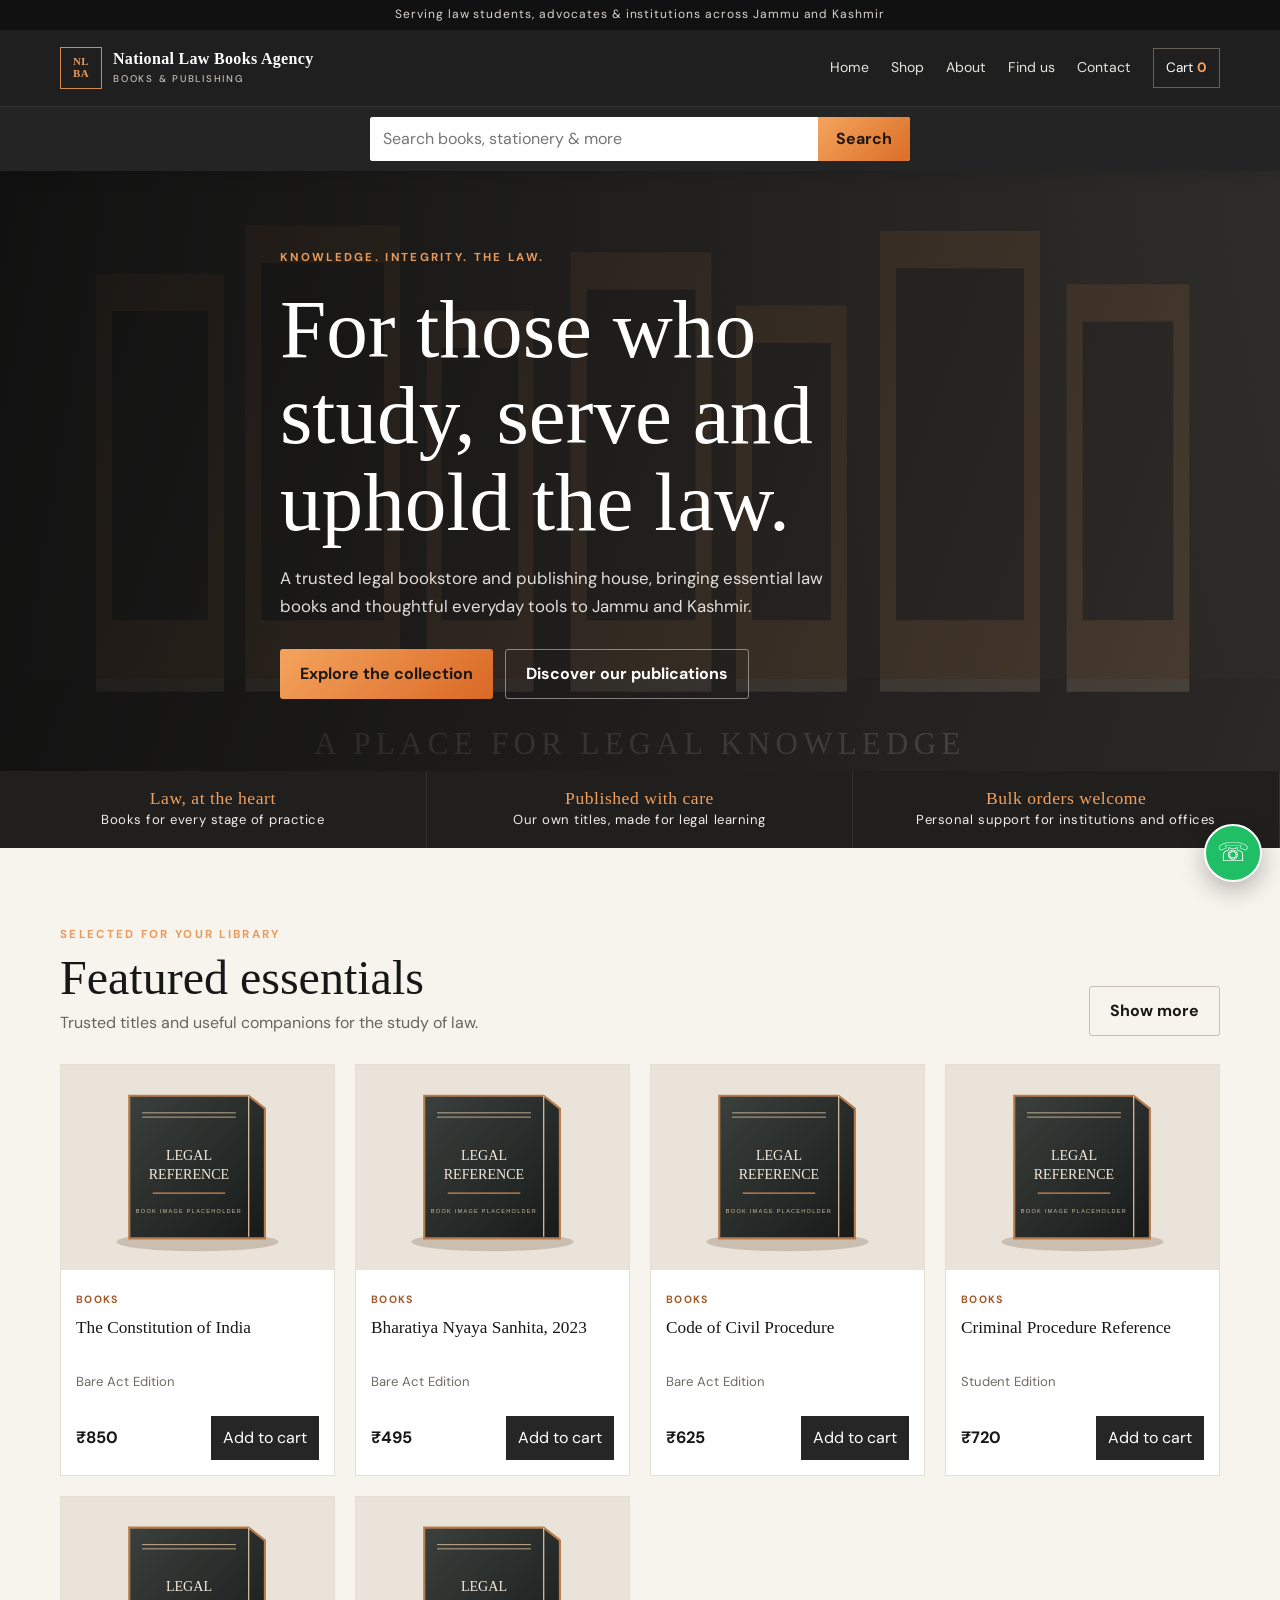
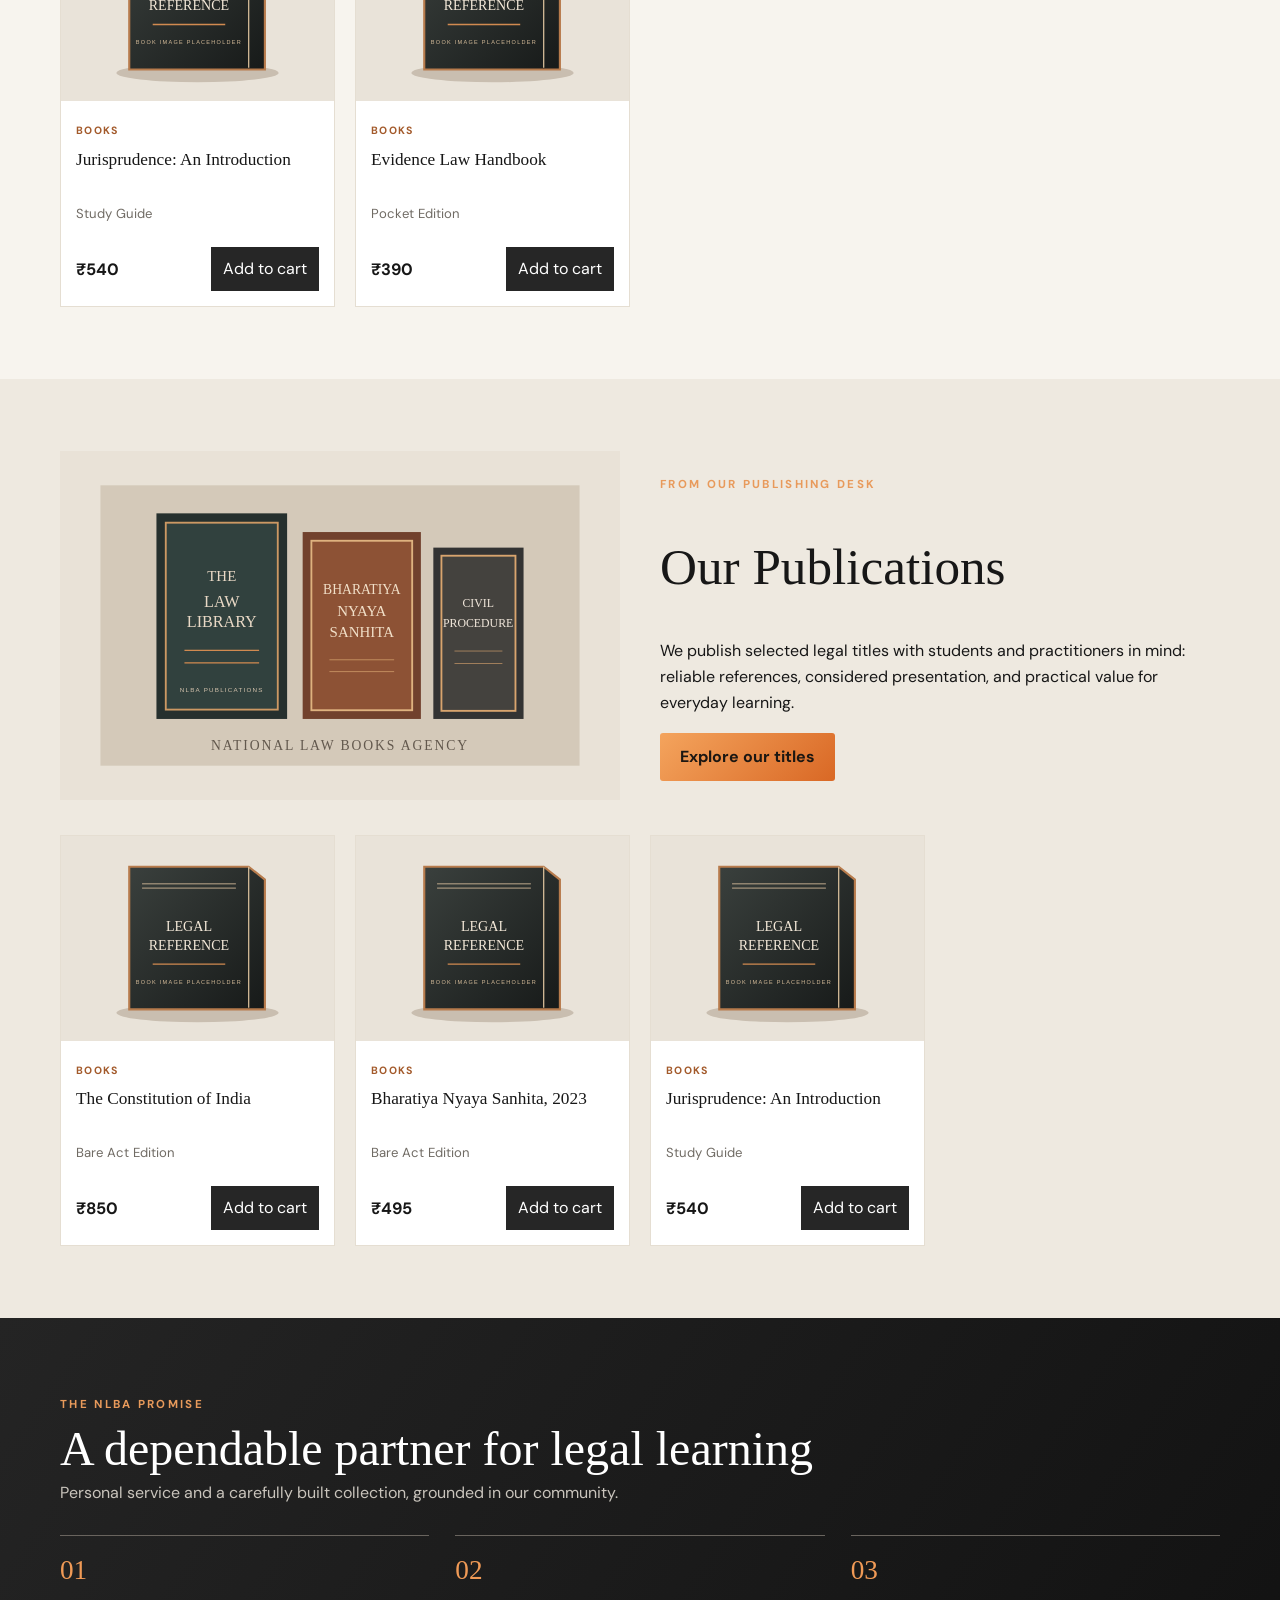
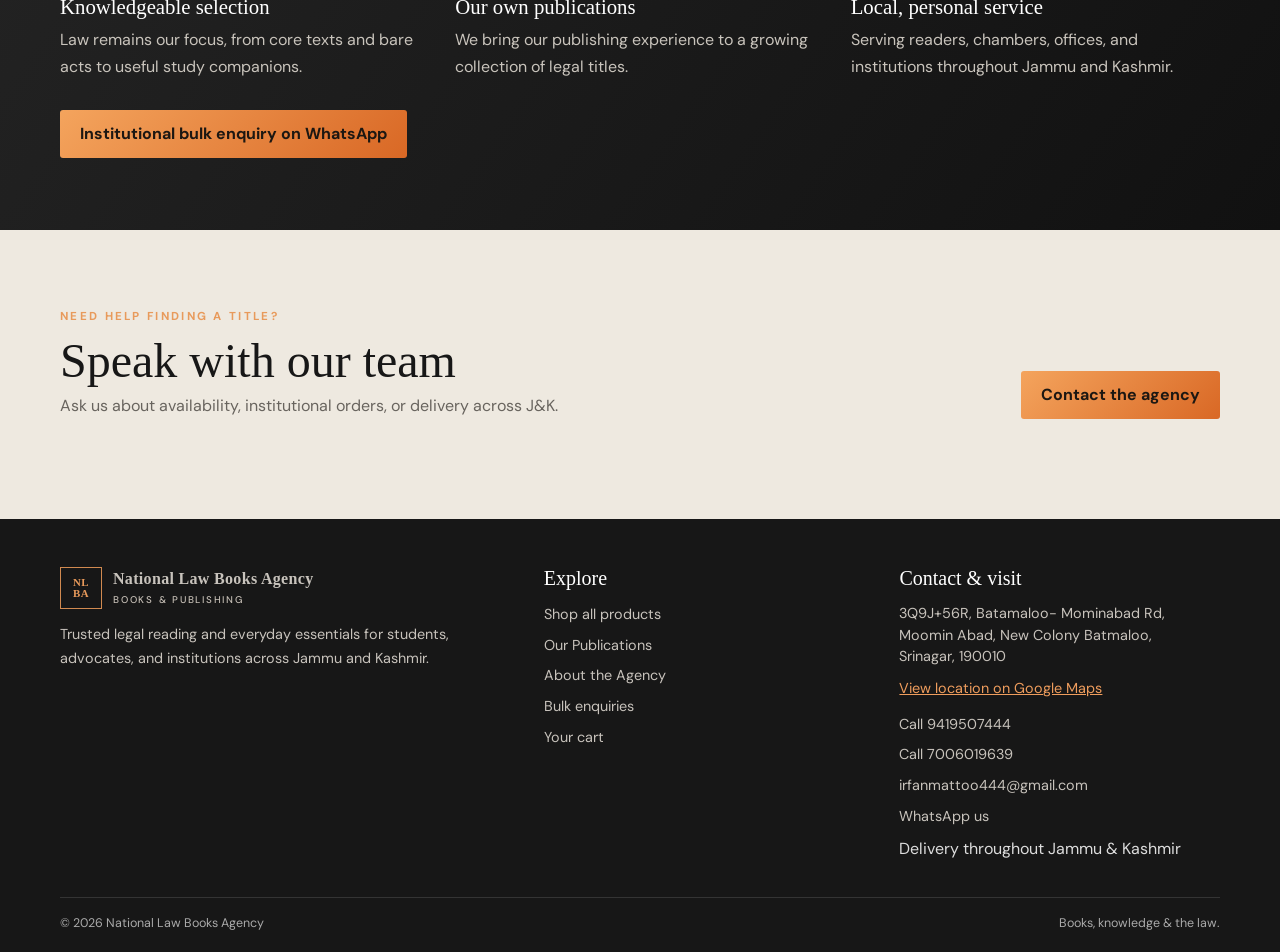
<file: index.html>
<!doctype html>
<html lang="en"><head><meta charset="utf-8"><meta name="viewport" content="width=device-width,initial-scale=1"><title>National Law Books Agency | Trusted Legal Books & Publishing</title><meta name="description" content="Explore trusted law books, our own legal publications, stationery and more from National Law Books Agency. Serving Jammu and Kashmir."><meta property="og:type" content="website"><meta property="og:title" content="National Law Books Agency | Trusted Legal Books"><meta property="og:description" content="A trusted legal bookstore and publishing house serving Jammu and Kashmir."><meta property="og:url" content="https://nationallawbooksagency.shop/"><meta property="og:image" content="https://nationallawbooksagency.shop/images/library-placeholder.svg"><link rel="icon" href="images/mark.svg" type="image/svg+xml"><link rel="preconnect" href="https://fonts.googleapis.com"><link rel="preconnect" href="https://fonts.gstatic.com" crossorigin><link href="https://fonts.googleapis.com/css2?family=DM+Sans:wght@400;500;600;700&display=swap" rel="stylesheet"><link rel="stylesheet" href="css/style.css?v=20261029-autocomplete2"><script defer src="js/products.js?v=20261029-catalog"></script><script defer src="js/main.js?v=20261029-search2"></script><script async src="https://pagead2.googlesyndication.com/pagead/js/adsbygoogle.js?client=ca-pub-3328785800716125" crossorigin="anonymous"></script></head>
<body><a class="skip-link" href="#main">Skip to content</a><header class="site-header"></header><main id="main"><section class="hero"><div class="container hero-content"><span class="eyebrow">Knowledge. Integrity. The law.</span><h1>For those who study, serve and uphold the law.</h1><p>A trusted legal bookstore and publishing house, bringing essential law books and thoughtful everyday tools to Jammu and Kashmir.</p><div class="hero-cta"><a class="button" href="shop.html">Explore the collection</a><a class="button secondary" href="#publications">Discover our publications</a></div></div></section><div class="trust-strip"><div><strong>Law, at the heart</strong>Books for every stage of practice</div><div><strong>Published with care</strong>Our own titles, made for legal learning</div><div><strong>Bulk orders welcome</strong>Personal support for institutions and offices</div></div><section class="section"><div class="container"><div class="section-head"><div><span class="eyebrow">Selected for your library</span><h2>Featured essentials</h2><p>Trusted titles and useful companions for the study of law.</p></div><a href="shop.html" class="button secondary">Show more</a></div><div class="product-grid" data-products="featured"></div></div></section><section class="section soft" id="publications"><div class="container publication-band"><img src="images/publications-placeholder.svg" alt="Placeholder illustration of a curated collection of National Law Books Agency publications" loading="lazy"><div><span class="eyebrow">From our publishing desk</span><h2>Our Publications</h2><p>We publish selected legal titles with students and practitioners in mind: reliable references, considered presentation, and practical value for everyday learning.</p><a class="button" href="shop.html?category=publications">Explore our titles</a></div></div><div class="container" style="margin-top:35px"><div class="product-grid" data-products="publications"></div></div></section><section class="section dark"><div class="container"><div class="section-head"><div><span class="eyebrow">The NLBA promise</span><h2>A dependable partner for legal learning</h2><p>Personal service and a carefully built collection, grounded in our community.</p></div></div><div class="benefit-grid"><article class="benefit"><span class="number">01</span><h3>Knowledgeable selection</h3><p>Law remains our focus, from core texts and bare acts to useful study companions.</p></article><article class="benefit"><span class="number">02</span><h3>Our own publications</h3><p>We bring our publishing experience to a growing collection of legal titles.</p></article><article class="benefit"><span class="number">03</span><h3>Local, personal service</h3><p>Serving readers, chambers, offices, and institutions throughout Jammu and Kashmir.</p></article></div><div style="margin-top:30px"><a class="button" data-bulk-enquiry href="#">Institutional bulk enquiry on WhatsApp</a></div></div></section><section class="section soft"><div class="container section-head"><div><span class="eyebrow">Need help finding a title?</span><h2>Speak with our team</h2><p>Ask us about availability, institutional orders, or delivery across J&amp;K.</p></div><a href="contact.html" class="button">Contact the agency</a></div></section></main><footer class="site-footer"></footer></body></html>
</file>
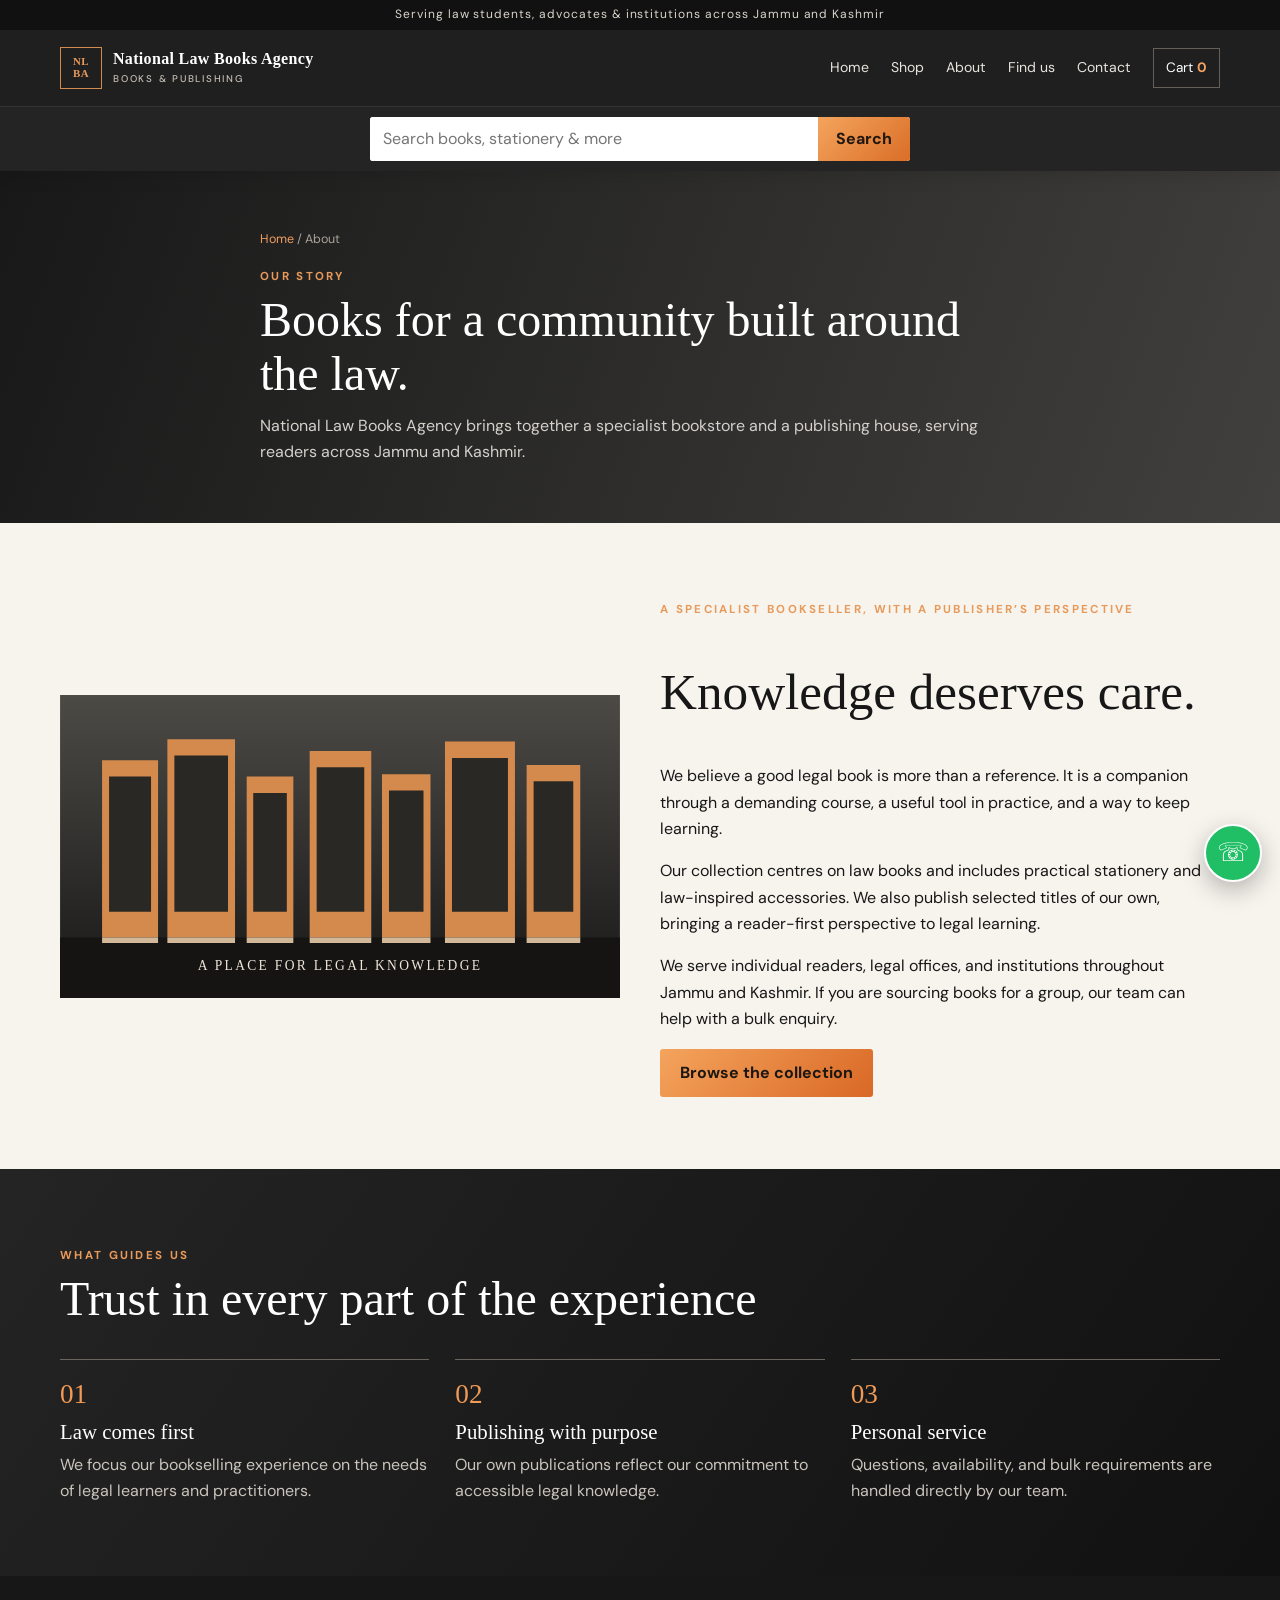
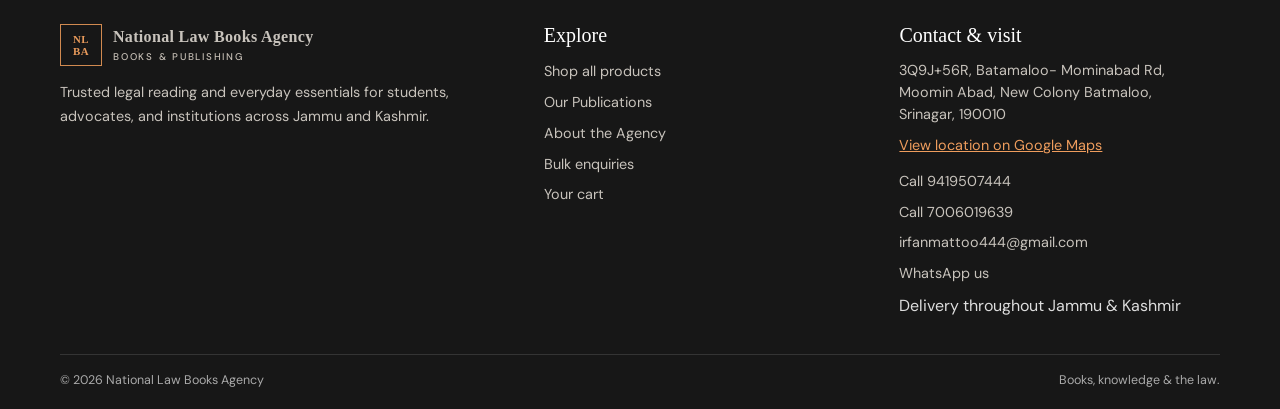
<file: about.html>
<!doctype html><html lang="en"><head><meta charset="utf-8"><meta name="viewport" content="width=device-width,initial-scale=1"><title>About Us | National Law Books Agency</title><meta name="description" content="Learn about National Law Books Agency, a trusted law bookstore and publisher serving students, advocates and institutions in Jammu and Kashmir."><meta property="og:type" content="website"><meta property="og:title" content="About Us | National Law Books Agency"><meta property="og:description" content="A law bookstore and publishing house rooted in service to the legal community of Jammu and Kashmir."><meta property="og:url" content="https://nationallawbooksagency.shop/about.html"><meta property="og:image" content="https://nationallawbooksagency.shop/images/publications-placeholder.svg"><link rel="icon" href="images/mark.svg" type="image/svg+xml"><link rel="preconnect" href="https://fonts.googleapis.com"><link rel="preconnect" href="https://fonts.gstatic.com" crossorigin><link href="https://fonts.googleapis.com/css2?family=DM+Sans:wght@400;500;600;700&display=swap" rel="stylesheet"><link rel="stylesheet" href="css/style.css?v=20261029-autocomplete2"><script defer src="js/products.js?v=20261029-catalog"></script><script defer src="js/main.js?v=20261029-search2"></script><script async src="https://pagead2.googlesyndication.com/pagead/js/adsbygoogle.js?client=ca-pub-3328785800716125" crossorigin="anonymous"></script></head><body><a class="skip-link" href="#main">Skip to content</a><header class="site-header"></header><main id="main"><section class="page-hero"><div class="container page-heading"><div class="breadcrumbs"><a href="index.html">Home</a> / About</div><span class="eyebrow">Our story</span><h1>Books for a community built around the law.</h1><p>National Law Books Agency brings together a specialist bookstore and a publishing house, serving readers across Jammu and Kashmir.</p></div></section><section class="section"><div class="container publication-band"><img src="images/library-placeholder.svg" alt="Illustrated law library shelves representing National Law Books Agency" loading="lazy"><div><span class="eyebrow">A specialist bookseller, with a publisher’s perspective</span><h2>Knowledge deserves care.</h2><p>We believe a good legal book is more than a reference. It is a companion through a demanding course, a useful tool in practice, and a way to keep learning.</p><p>Our collection centres on law books and includes practical stationery and law-inspired accessories. We also publish selected titles of our own, bringing a reader-first perspective to legal learning.</p><p>We serve individual readers, legal offices, and institutions throughout Jammu and Kashmir. If you are sourcing books for a group, our team can help with a bulk enquiry.</p><a class="button" href="shop.html">Browse the collection</a></div></div></section><section class="section dark"><div class="container"><div class="section-head"><div><span class="eyebrow">What guides us</span><h2>Trust in every part of the experience</h2></div></div><div class="benefit-grid"><article class="benefit"><span class="number">01</span><h3>Law comes first</h3><p>We focus our bookselling experience on the needs of legal learners and practitioners.</p></article><article class="benefit"><span class="number">02</span><h3>Publishing with purpose</h3><p>Our own publications reflect our commitment to accessible legal knowledge.</p></article><article class="benefit"><span class="number">03</span><h3>Personal service</h3><p>Questions, availability, and bulk requirements are handled directly by our team.</p></article></div></div></section></main><footer class="site-footer"></footer></body></html>
</file>
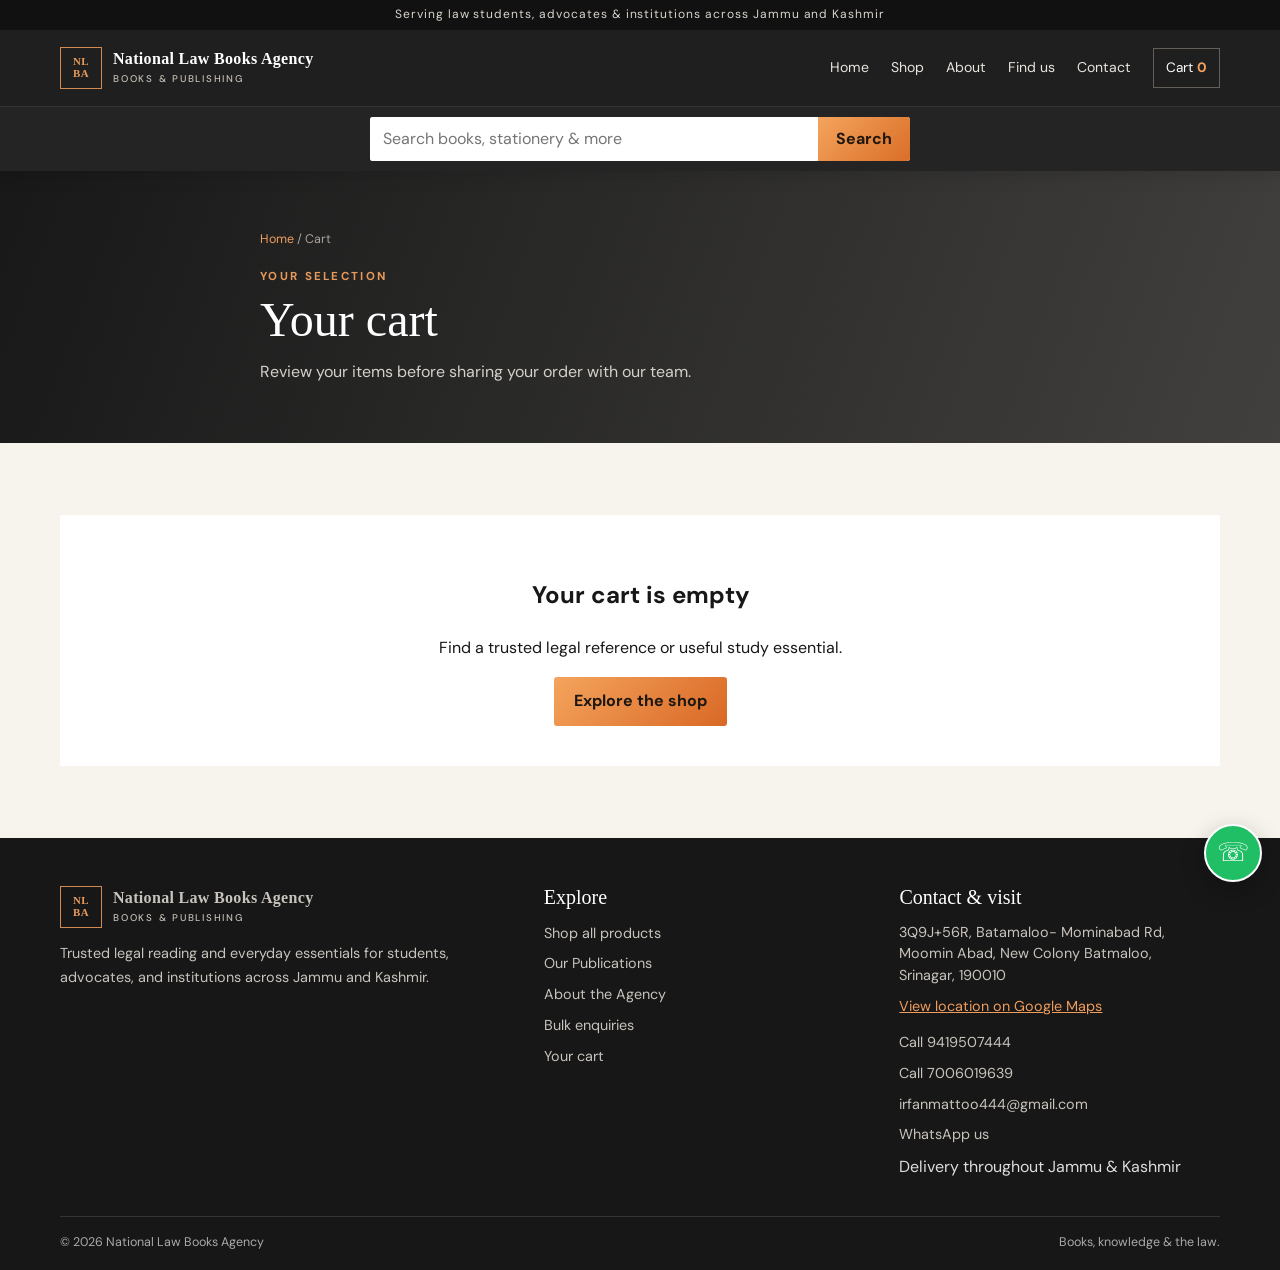
<file: cart.html>
<!doctype html><html lang="en"><head><meta charset="utf-8"><meta name="viewport" content="width=device-width,initial-scale=1"><title>Your Cart | National Law Books Agency</title><meta name="description" content="Review your National Law Books Agency cart and continue to checkout. Delivery throughout Jammu and Kashmir."><meta property="og:type" content="website"><meta property="og:title" content="Your Cart | National Law Books Agency"><meta property="og:description" content="Review the legal books and essentials in your cart."><meta property="og:url" content="https://nationallawbooksagency.shop/cart.html"><meta property="og:image" content="https://nationallawbooksagency.shop/images/library-placeholder.svg"><link rel="icon" href="images/mark.svg" type="image/svg+xml"><link rel="preconnect" href="https://fonts.googleapis.com"><link rel="preconnect" href="https://fonts.gstatic.com" crossorigin><link href="https://fonts.googleapis.com/css2?family=DM+Sans:wght@400;500;600;700&display=swap" rel="stylesheet"><link rel="stylesheet" href="css/style.css?v=20261029-autocomplete2"><script defer src="js/products.js?v=20261029-catalog"></script><script defer src="js/main.js?v=20261029-search2"></script><script async src="https://pagead2.googlesyndication.com/pagead/js/adsbygoogle.js?client=ca-pub-3328785800716125" crossorigin="anonymous"></script></head><body><a class="skip-link" href="#main">Skip to content</a><header class="site-header"></header><main id="main"><section class="page-hero"><div class="container page-heading"><div class="breadcrumbs"><a href="index.html">Home</a> / Cart</div><span class="eyebrow">Your selection</span><h1>Your cart</h1><p>Review your items before sharing your order with our team.</p></div></section><section class="section"><div class="container" data-cart></div></section></main><footer class="site-footer"></footer></body></html>
</file>
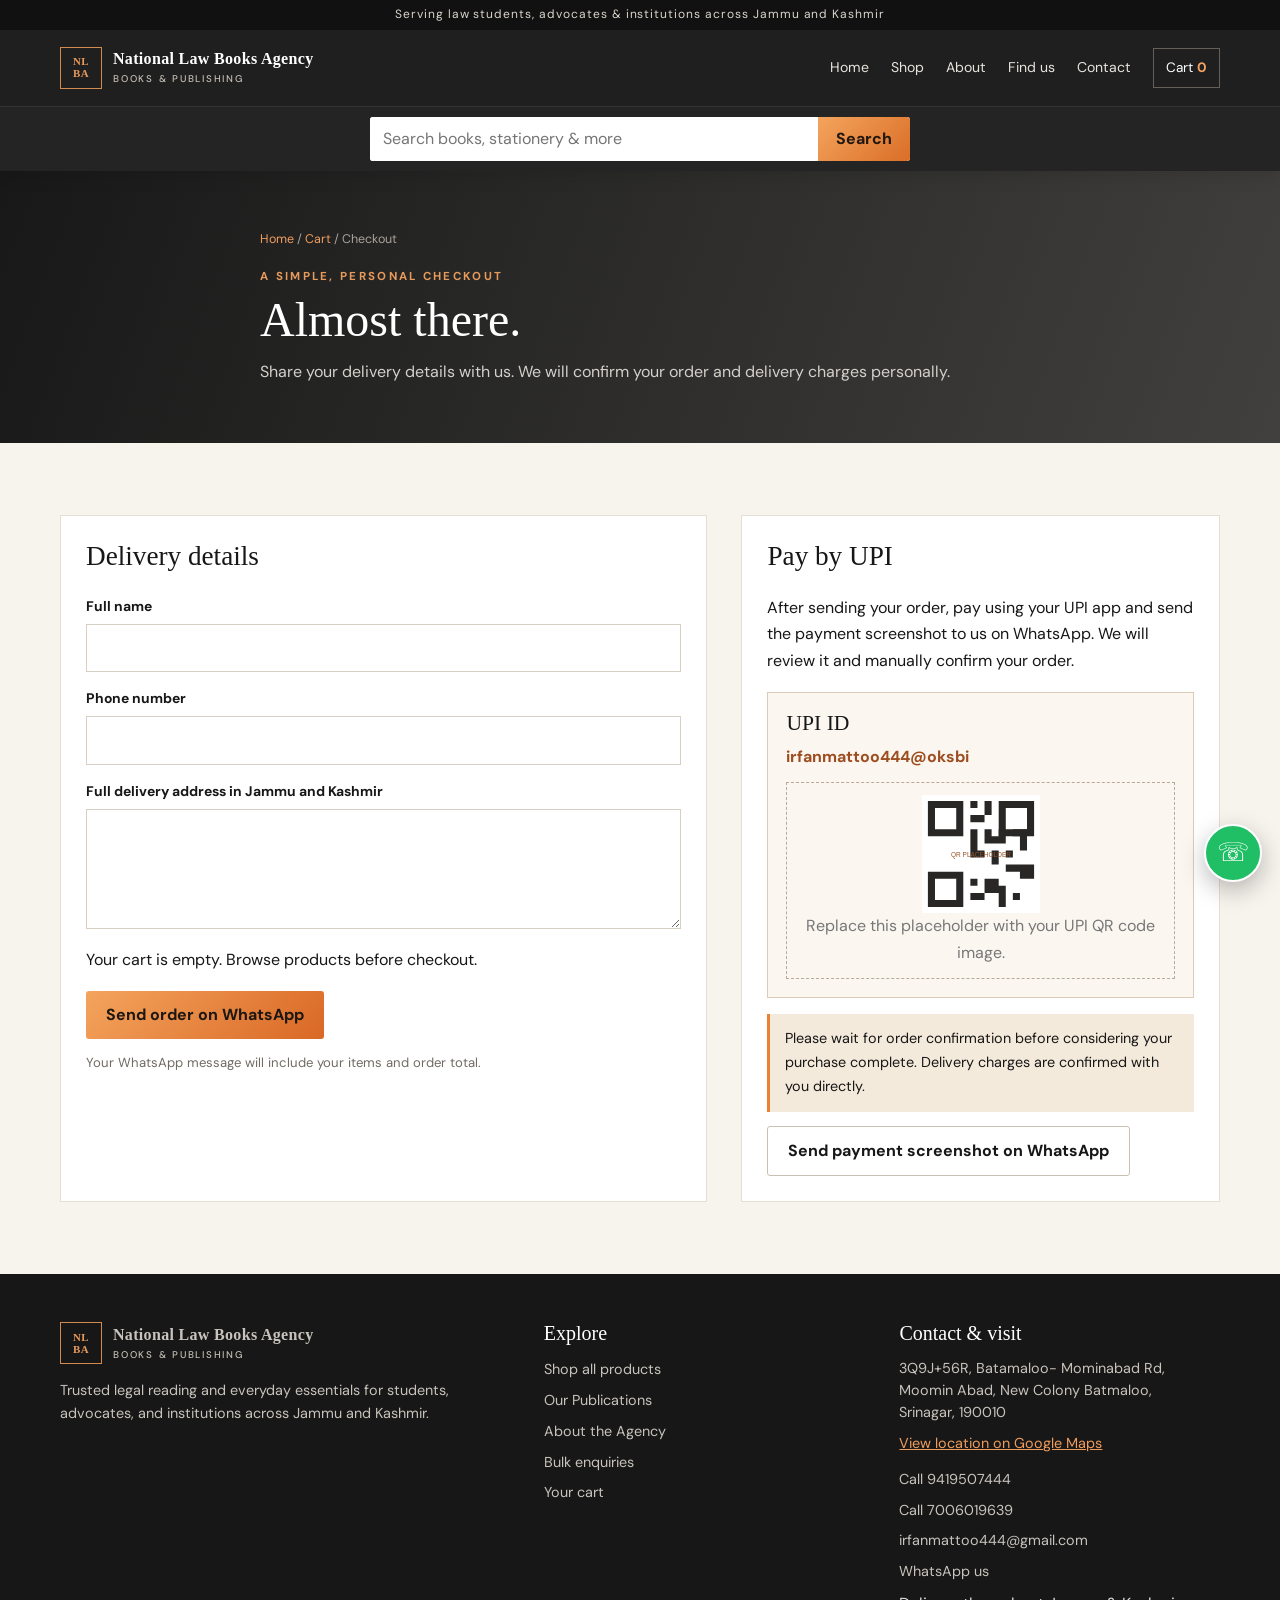
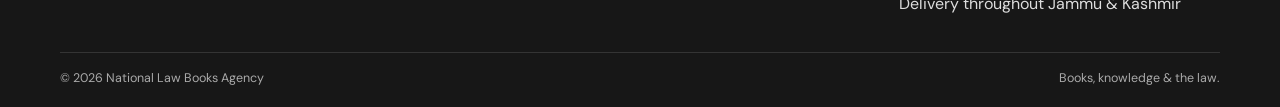
<file: checkout.html>
<!doctype html><html lang="en"><head><meta charset="utf-8"><meta name="viewport" content="width=device-width,initial-scale=1"><title>Checkout & UPI Payment | National Law Books Agency</title><meta name="description" content="Send your order to National Law Books Agency on WhatsApp, then pay by UPI and share your payment screenshot for manual confirmation."><meta property="og:type" content="website"><meta property="og:title" content="Checkout | National Law Books Agency"><meta property="og:description" content="Complete your order with our simple WhatsApp and UPI checkout."><meta property="og:url" content="https://nationallawbooksagency.shop/checkout.html"><meta property="og:image" content="https://nationallawbooksagency.shop/images/library-placeholder.svg"><link rel="icon" href="images/mark.svg" type="image/svg+xml"><link rel="preconnect" href="https://fonts.googleapis.com"><link rel="preconnect" href="https://fonts.gstatic.com" crossorigin><link href="https://fonts.googleapis.com/css2?family=DM+Sans:wght@400;500;600;700&display=swap" rel="stylesheet"><link rel="stylesheet" href="css/style.css?v=20261029-autocomplete2"><script defer src="js/products.js?v=20261029-catalog"></script><script defer src="js/main.js?v=20261029-search2"></script><script async src="https://pagead2.googlesyndication.com/pagead/js/adsbygoogle.js?client=ca-pub-3328785800716125" crossorigin="anonymous"></script></head><body><a class="skip-link" href="#main">Skip to content</a><header class="site-header"></header><main id="main"><section class="page-hero"><div class="container page-heading"><div class="breadcrumbs"><a href="index.html">Home</a> / <a href="cart.html">Cart</a> / Checkout</div><span class="eyebrow">A simple, personal checkout</span><h1>Almost there.</h1><p>Share your delivery details with us. We will confirm your order and delivery charges personally.</p></div></section><section class="section"><div class="container form-layout"><form class="form-card" data-checkout><h2 style="font:500 1.7rem var(--serif);margin-top:0">Delivery details</h2><div class="form-grid"><div class="field full"><label for="name">Full name</label><input id="name" name="name" autocomplete="name" required></div><div class="field full"><label for="phone">Phone number</label><input id="phone" name="phone" type="tel" autocomplete="tel" inputmode="tel" pattern="[0-9+() -]{8,16}" required></div><div class="field full"><label for="address">Full delivery address in Jammu and Kashmir</label><textarea id="address" name="address" autocomplete="street-address" required></textarea></div></div><div data-checkout-summary style="margin:18px 0"></div><button class="button" type="submit">Send order on WhatsApp</button><p class="product-meta">Your WhatsApp message will include your items and order total.</p></form><aside class="info-card"><h2 style="font:500 1.7rem var(--serif);margin-top:0">Pay by UPI</h2><p>After sending your order, pay using your UPI app and send the payment screenshot to us on WhatsApp. We will review it and manually confirm your order.</p><div class="payment-box"><h3>UPI ID</h3><div class="upi-id" data-upi>irfanmattoo444@oksbi</div><div class="qr-placeholder"><img src="images/qr-placeholder.svg" alt="Placeholder showing where a real UPI QR code can be added" width="118" height="118"><span>Replace this placeholder with your UPI QR code image.</span></div></div><p class="notice" style="margin-top:16px">Please wait for order confirmation before considering your purchase complete. Delivery charges are confirmed with you directly.</p><a class="button secondary" href="https://wa.me/919419507444" target="_blank" rel="noopener">Send payment screenshot on WhatsApp</a></aside></div></section></main><footer class="site-footer"></footer></body></html>
</file>
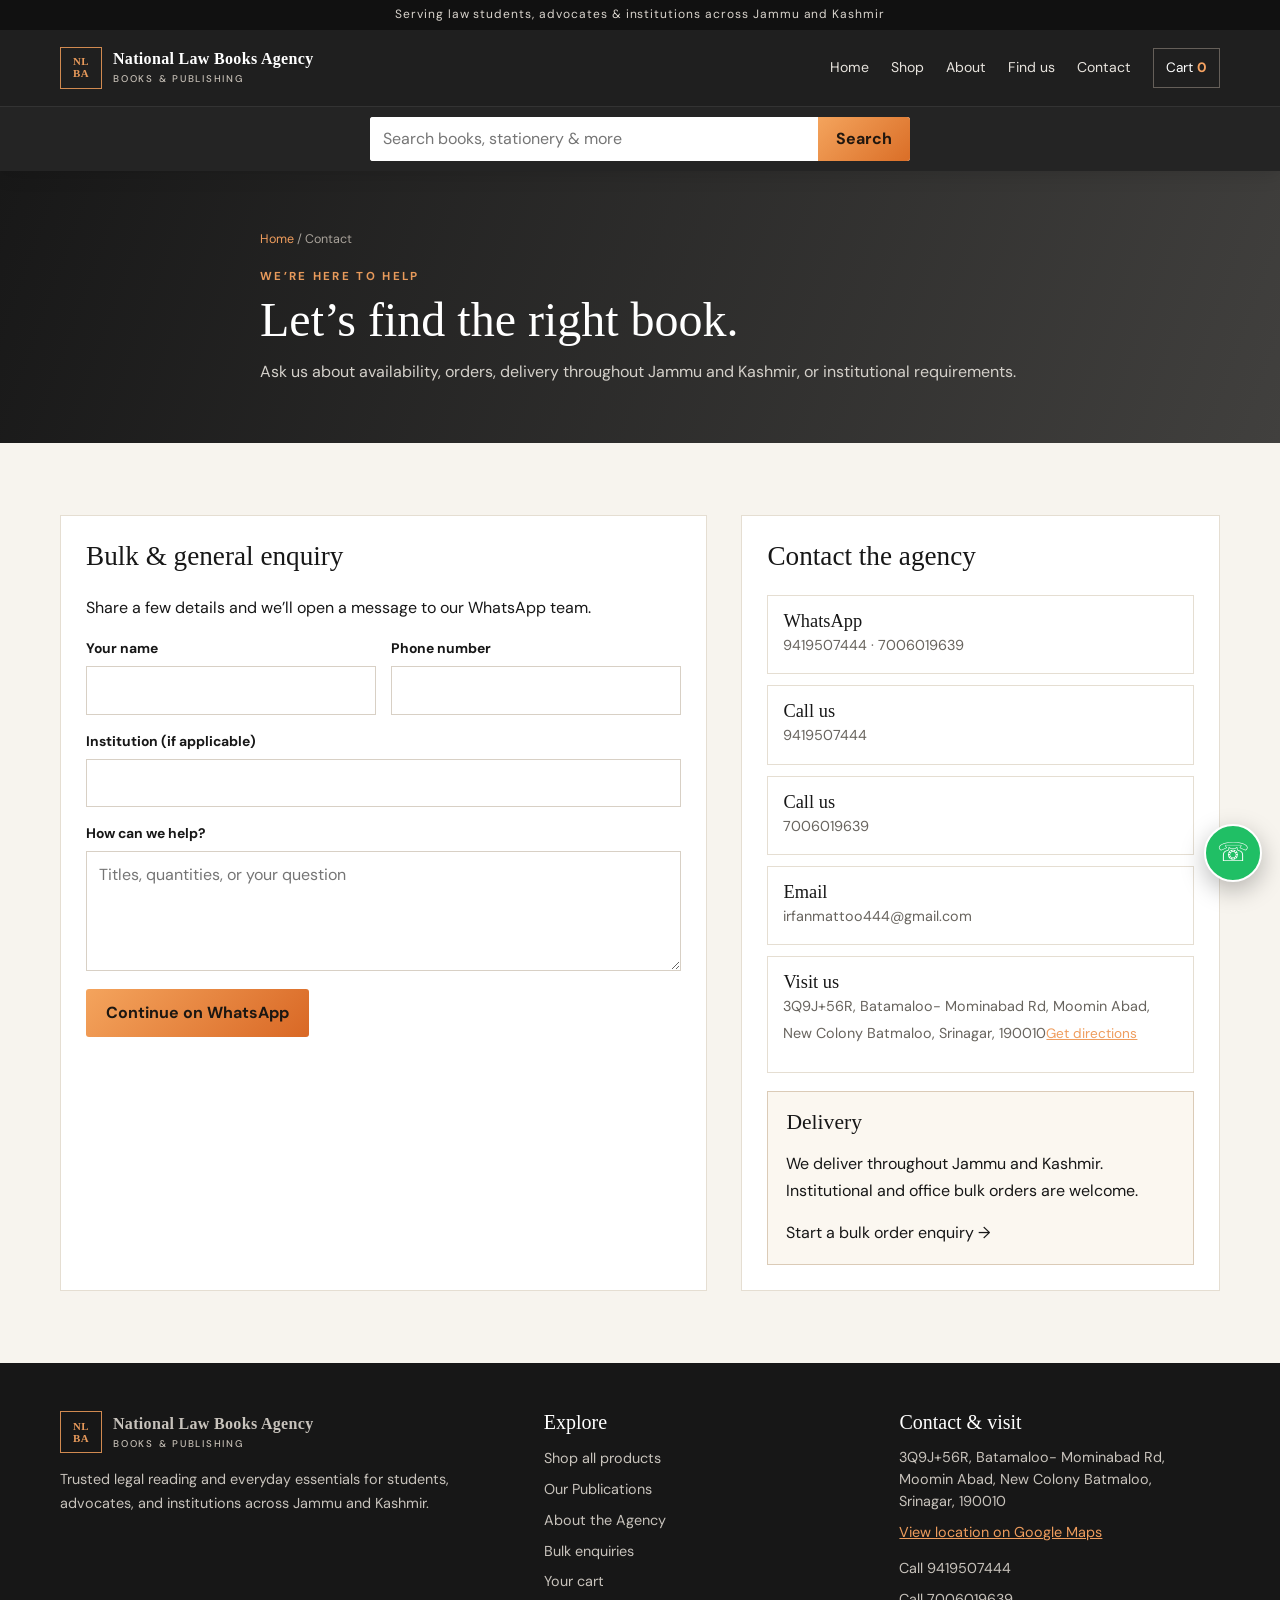
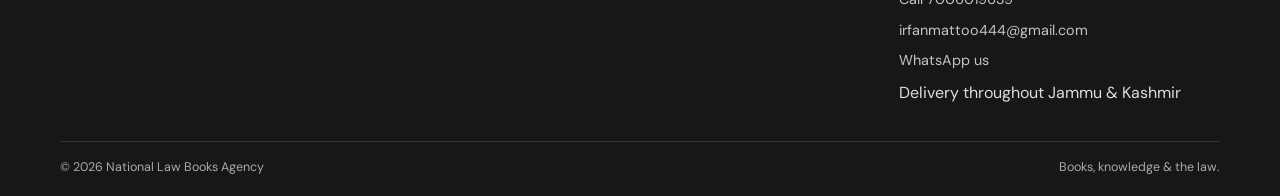
<file: contact.html>
<!doctype html><html lang="en"><head><meta charset="utf-8"><meta name="viewport" content="width=device-width,initial-scale=1"><title>Contact & Bulk Orders | National Law Books Agency</title><meta name="description" content="Contact National Law Books Agency by WhatsApp, phone or email. Ask about legal books, delivery across Jammu and Kashmir, or institutional bulk orders."><meta property="og:type" content="website"><meta property="og:title" content="Contact & Bulk Orders | National Law Books Agency"><meta property="og:description" content="Speak with our team about products, delivery and institutional bulk orders across Jammu and Kashmir."><meta property="og:url" content="https://nationallawbooksagency.shop/contact.html"><meta property="og:image" content="https://nationallawbooksagency.shop/images/library-placeholder.svg"><link rel="icon" href="images/mark.svg" type="image/svg+xml"><link rel="preconnect" href="https://fonts.googleapis.com"><link rel="preconnect" href="https://fonts.gstatic.com" crossorigin><link href="https://fonts.googleapis.com/css2?family=DM+Sans:wght@400;500;600;700&display=swap" rel="stylesheet"><link rel="stylesheet" href="css/style.css?v=20261029-autocomplete2"><script defer src="js/products.js?v=20261029-catalog"></script><script defer src="js/main.js?v=20261029-search2"></script><script async src="https://pagead2.googlesyndication.com/pagead/js/adsbygoogle.js?client=ca-pub-3328785800716125" crossorigin="anonymous"></script></head><body><a class="skip-link" href="#main">Skip to content</a><header class="site-header"></header><main id="main"><section class="page-hero"><div class="container page-heading"><div class="breadcrumbs"><a href="index.html">Home</a> / Contact</div><span class="eyebrow">We’re here to help</span><h1>Let’s find the right book.</h1><p>Ask us about availability, orders, delivery throughout Jammu and Kashmir, or institutional requirements.</p></div></section><section class="section"><div class="container form-layout"><form class="form-card" data-enquiry><h2 style="font:500 1.7rem var(--serif);margin-top:0">Bulk & general enquiry</h2><p>Share a few details and we’ll open a message to our WhatsApp team.</p><div class="form-grid"><div class="field"><label for="contact-name">Your name</label><input id="contact-name" name="name" autocomplete="name" required></div><div class="field"><label for="contact-phone">Phone number</label><input id="contact-phone" name="phone" type="tel" inputmode="tel" autocomplete="tel" required></div><div class="field full"><label for="institution">Institution (if applicable)</label><input id="institution" name="institution" autocomplete="organization"></div><div class="field full"><label for="enquiry">How can we help?</label><textarea id="enquiry" name="message" placeholder="Titles, quantities, or your question" required></textarea></div></div><button class="button" type="submit" style="margin-top:18px">Continue on WhatsApp</button></form><aside class="info-card"><h2 style="font:500 1.7rem var(--serif);margin-top:0">Contact the agency</h2><div class="contact-options"><a class="contact-option" href="https://wa.me/919419507444" target="_blank" rel="noopener"><strong>WhatsApp</strong><span>9419507444 · 7006019639</span></a><a class="contact-option" href="tel:9419507444"><strong>Call us</strong><span>9419507444</span></a><a class="contact-option" href="tel:7006019639"><strong>Call us</strong><span>7006019639</span></a><a class="contact-option" href="mailto:irfanmattoo444@gmail.com"><strong>Email</strong><span>irfanmattoo444@gmail.com</span></a><div class="contact-option"><strong>Visit us</strong><span>3Q9J+56R, Batamaloo- Mominabad Rd, Moomin Abad, New Colony Batmaloo, Srinagar, 190010</span><a class="footer-directions" href="https://www.google.com/maps/search/?api=1&amp;query=3Q9J%2B56R%2C%20Batamaloo-%20Mominabad%20Rd%2C%20Moomin%20Abad%2C%20New%20Colony%20Batmaloo%2C%20Srinagar%2C%20190010" target="_blank" rel="noopener">Get directions</a></div></div><div class="payment-box"><h3>Delivery</h3><p>We deliver throughout Jammu and Kashmir. Institutional and office bulk orders are welcome.</p><a data-bulk-enquiry href="#">Start a bulk order enquiry →</a></div></aside></div></section></main><footer class="site-footer"></footer></body></html>
</file>
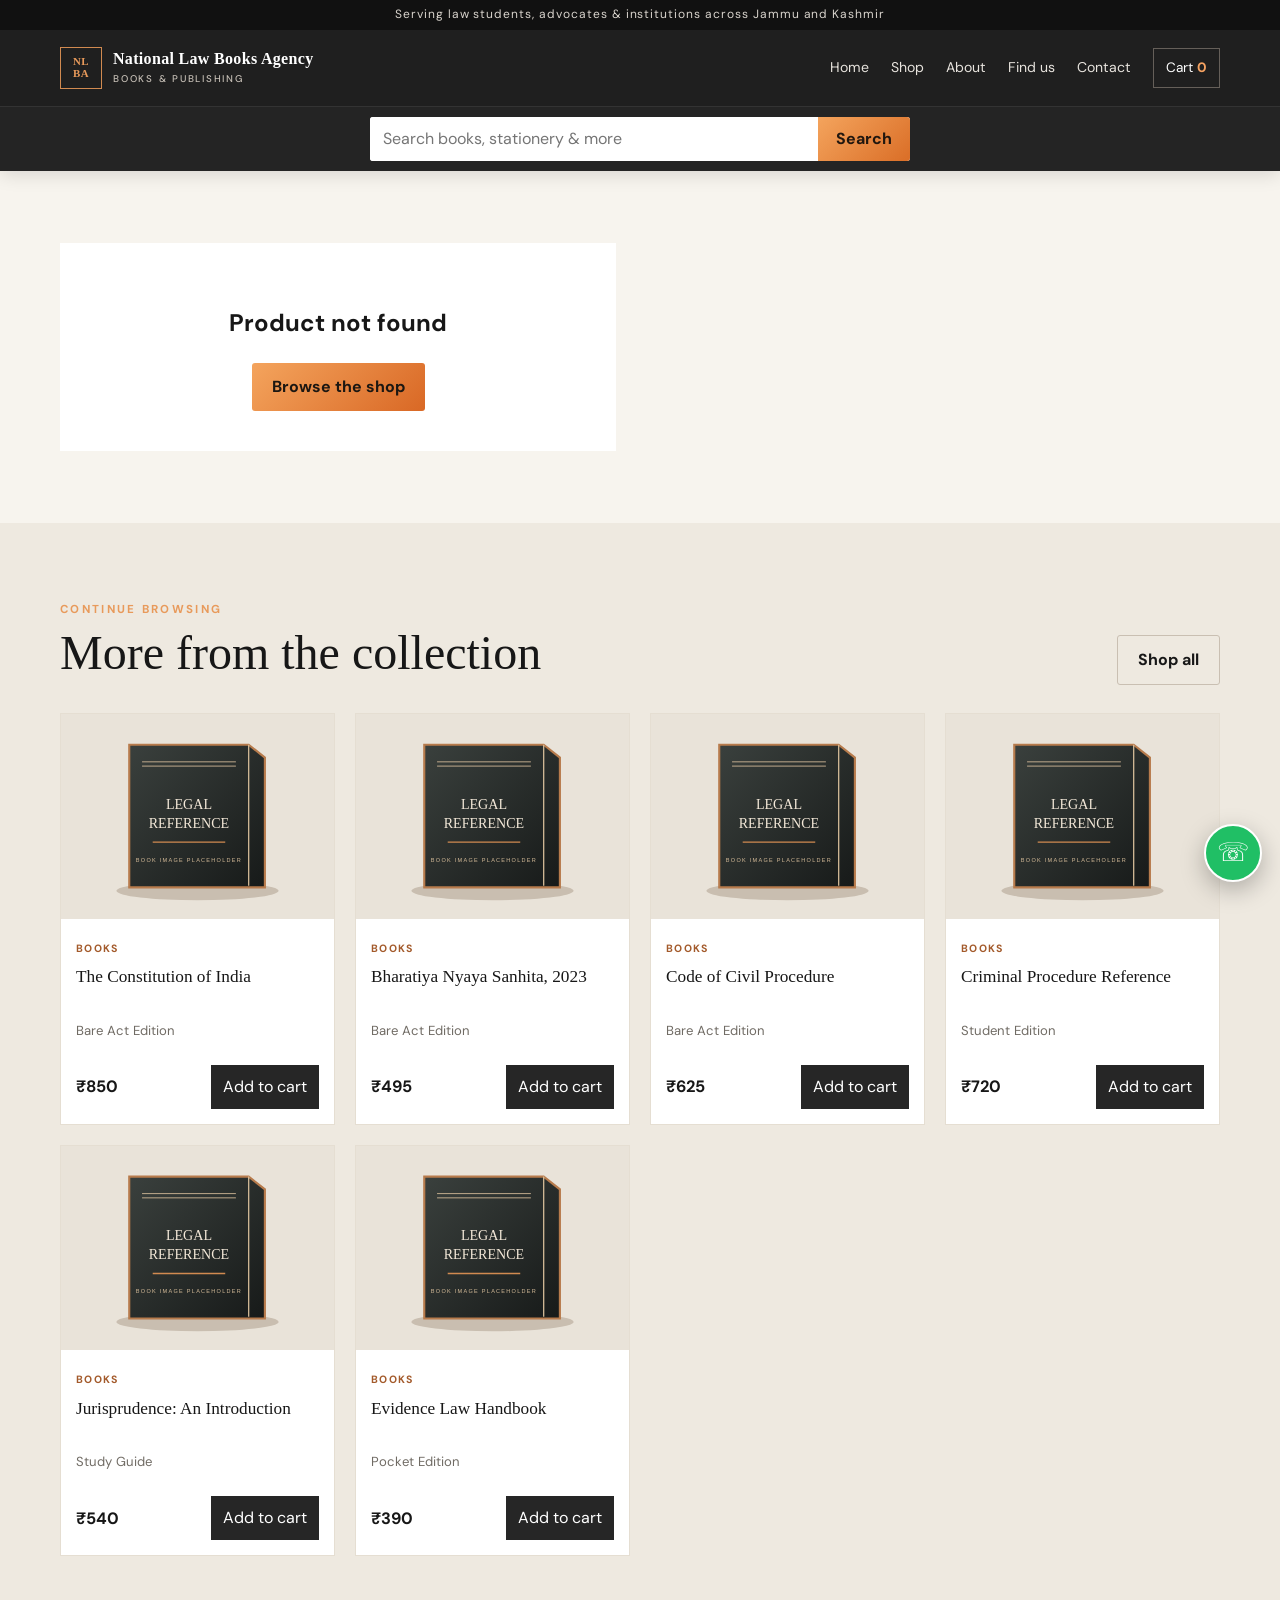
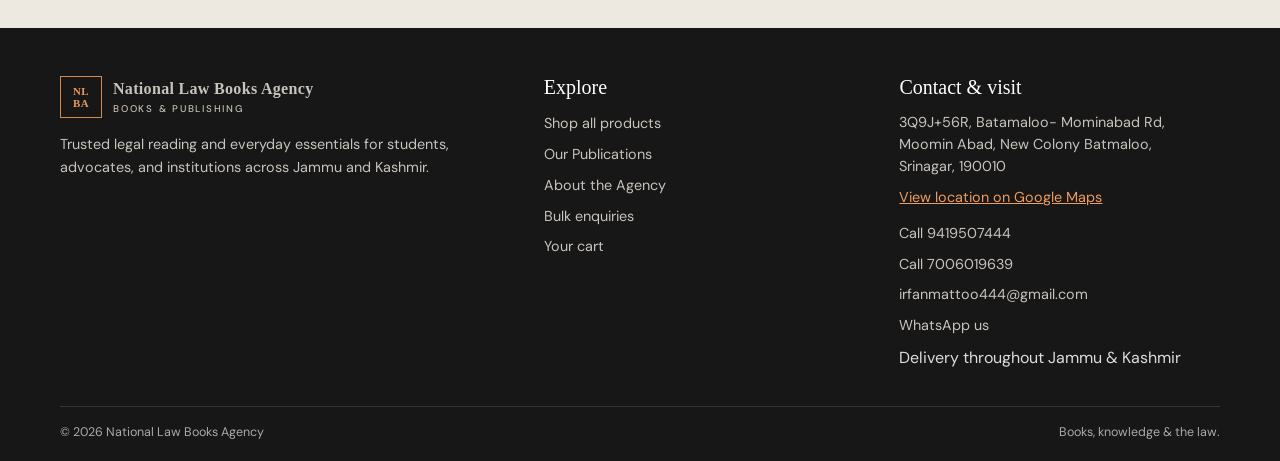
<file: product.html>
<!doctype html><html lang="en"><head><meta charset="utf-8"><meta name="viewport" content="width=device-width,initial-scale=1"><title>Product Details | National Law Books Agency</title><meta name="description" content="View product details and order legal books and essentials from National Law Books Agency, serving Jammu and Kashmir."><meta property="og:type" content="product"><meta property="og:title" content="Product Details | National Law Books Agency"><meta property="og:description" content="Explore our collection of law books and legal essentials."><meta property="og:url" content="https://nationallawbooksagency.shop/product.html"><meta property="og:image" content="https://nationallawbooksagency.shop/images/library-placeholder.svg"><link rel="icon" href="images/mark.svg" type="image/svg+xml"><link rel="preconnect" href="https://fonts.googleapis.com"><link rel="preconnect" href="https://fonts.gstatic.com" crossorigin><link href="https://fonts.googleapis.com/css2?family=DM+Sans:wght@400;500;600;700&display=swap" rel="stylesheet"><link rel="stylesheet" href="css/style.css?v=20261029-autocomplete2"><script defer src="js/products.js?v=20261029-catalog"></script><script defer src="js/main.js?v=20261029-search2"></script><script async src="https://pagead2.googlesyndication.com/pagead/js/adsbygoogle.js?client=ca-pub-3328785800716125" crossorigin="anonymous"></script></head><body><a class="skip-link" href="#main">Skip to content</a><header class="site-header"></header><main id="main"><section class="section"><div class="container product-detail" data-product-detail></div></section><section class="section soft"><div class="container"><div class="section-head"><div><span class="eyebrow">Continue browsing</span><h2>More from the collection</h2></div><a class="button secondary" href="shop.html">Shop all</a></div><div class="product-grid" data-products="featured"></div></div></section></main><footer class="site-footer"></footer></body></html>
</file>
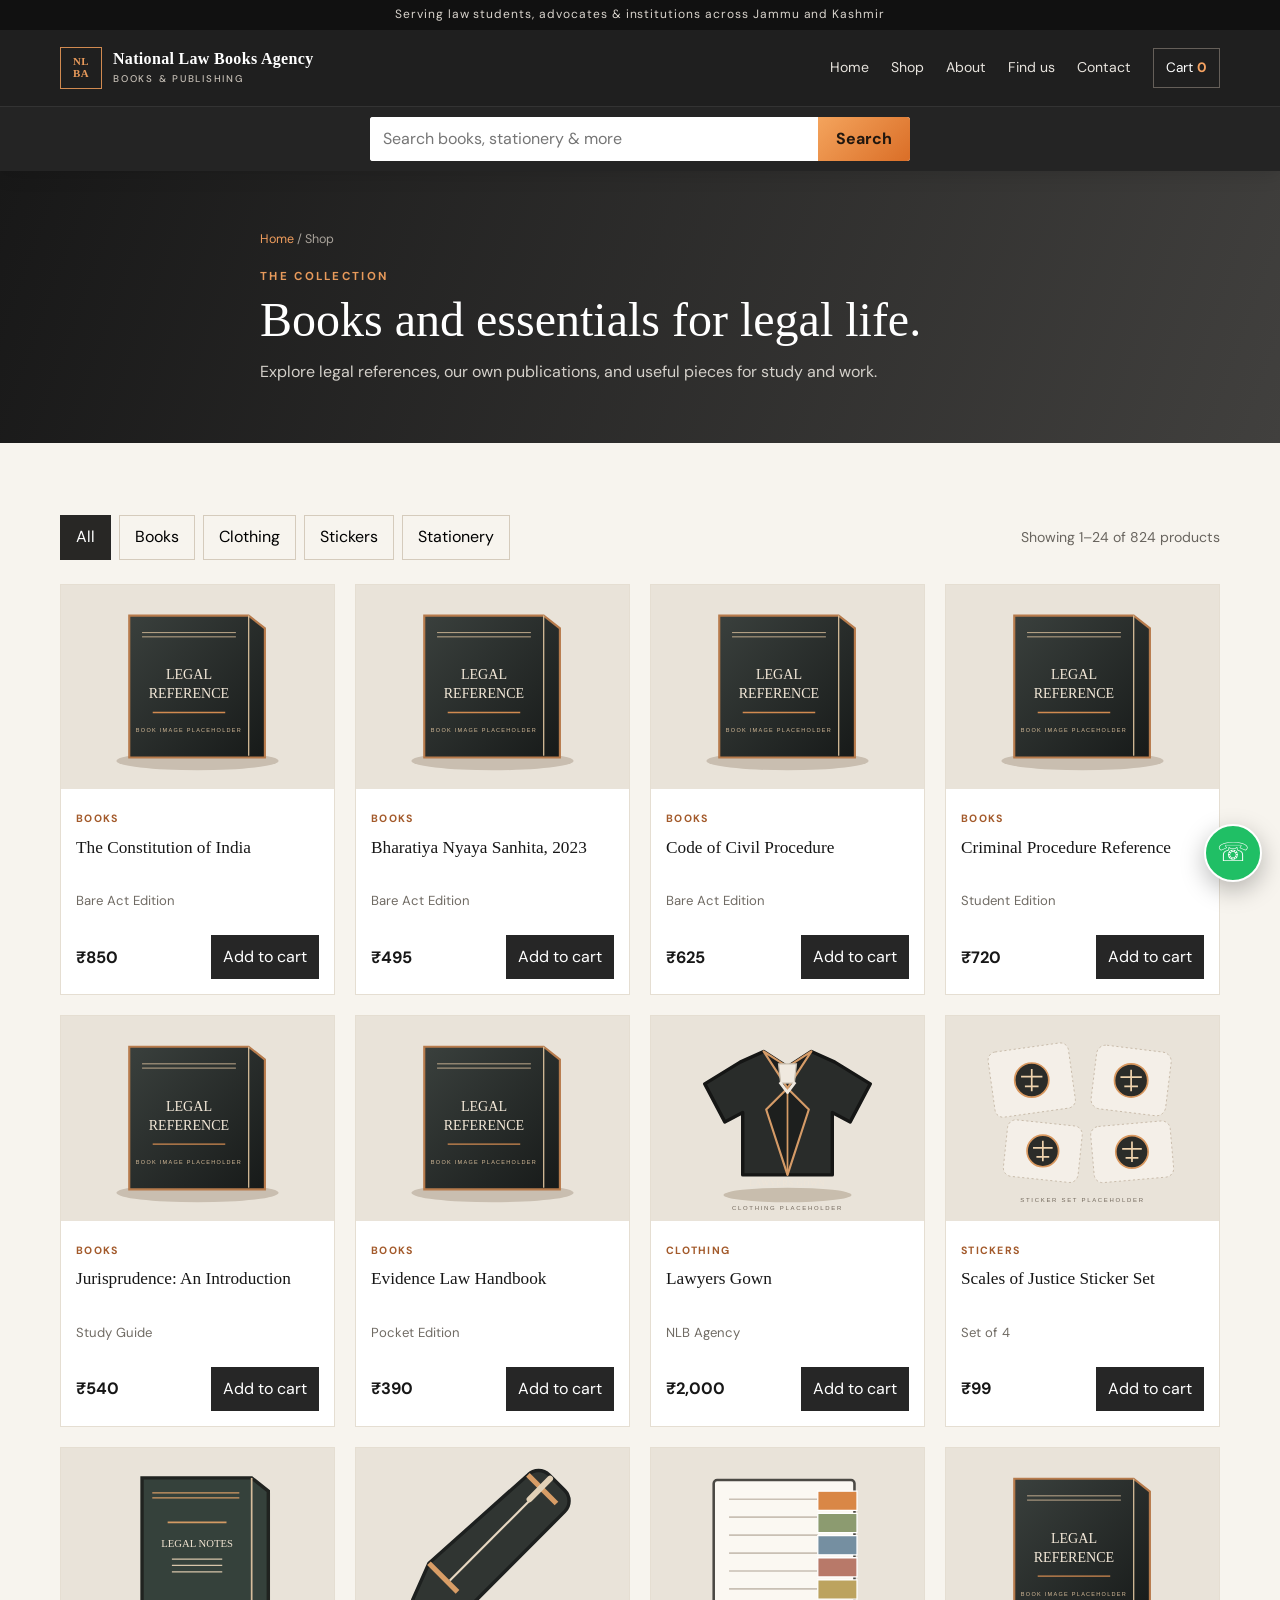
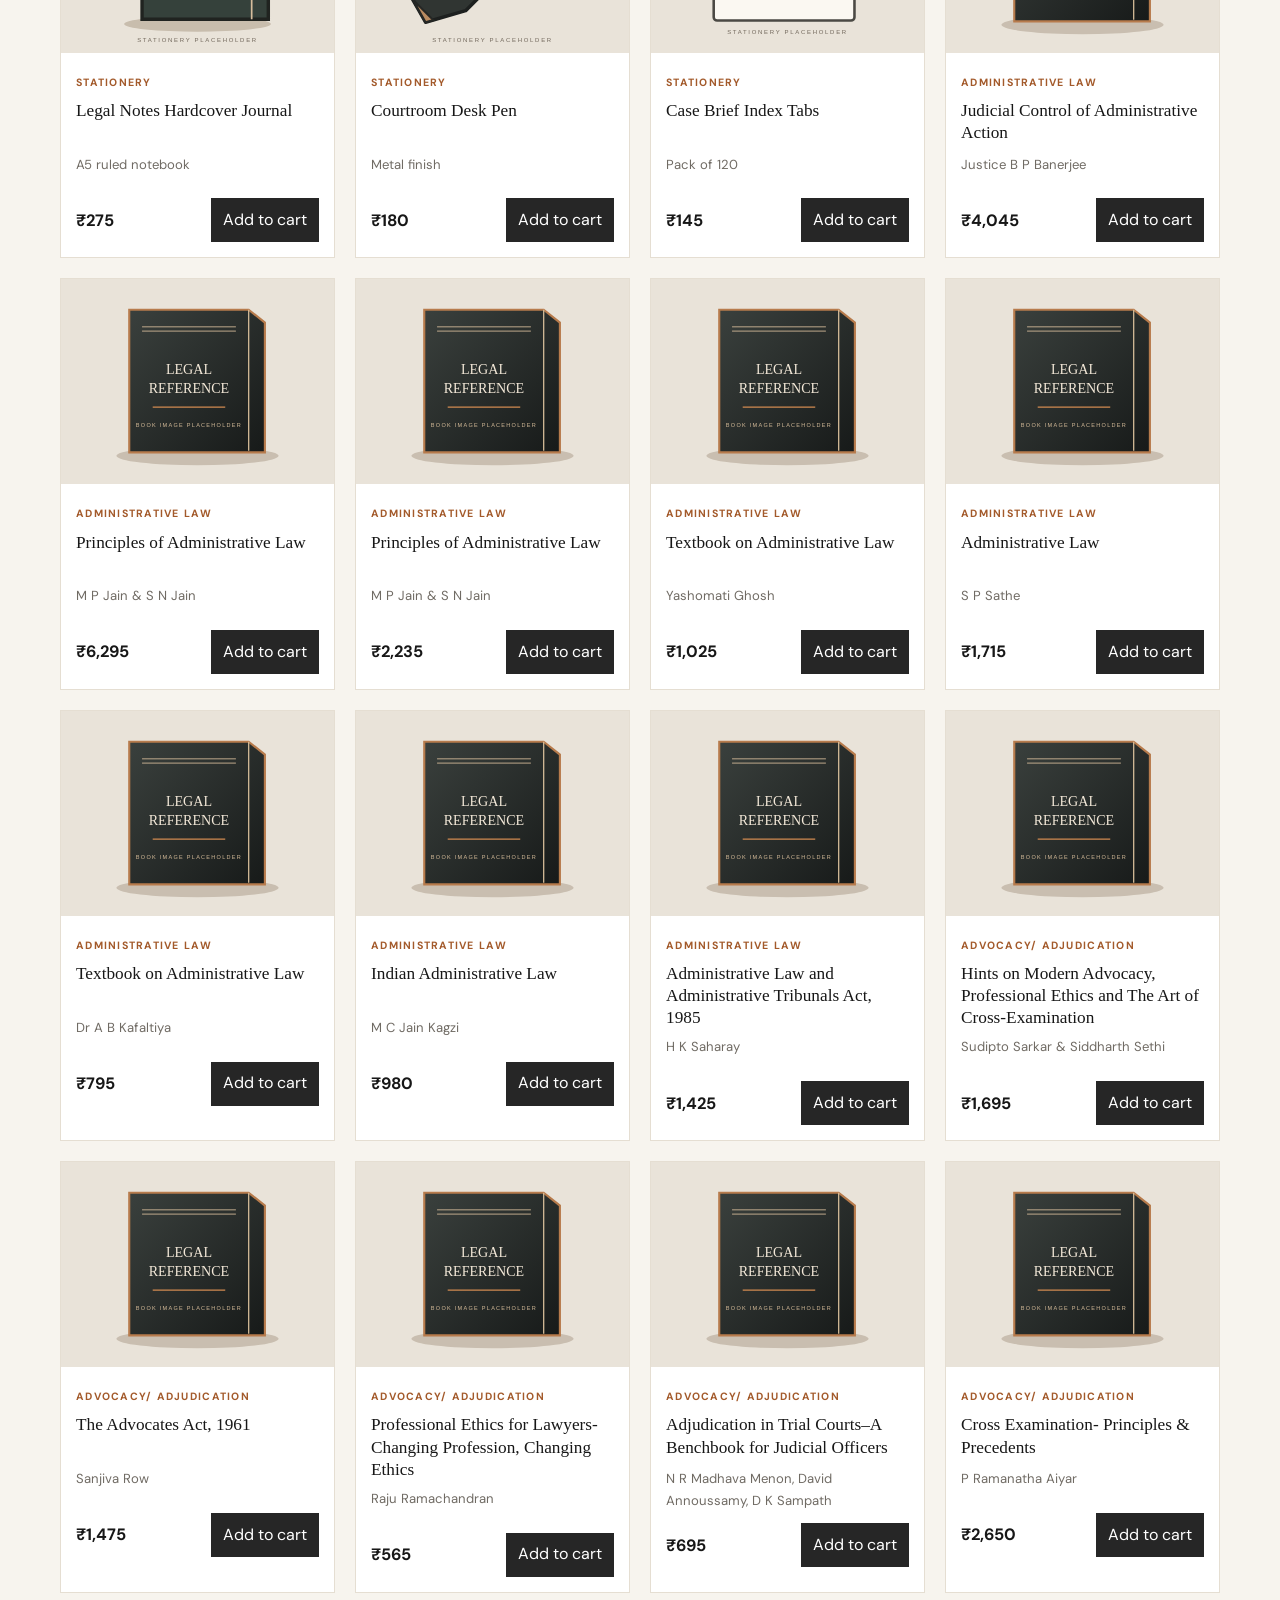
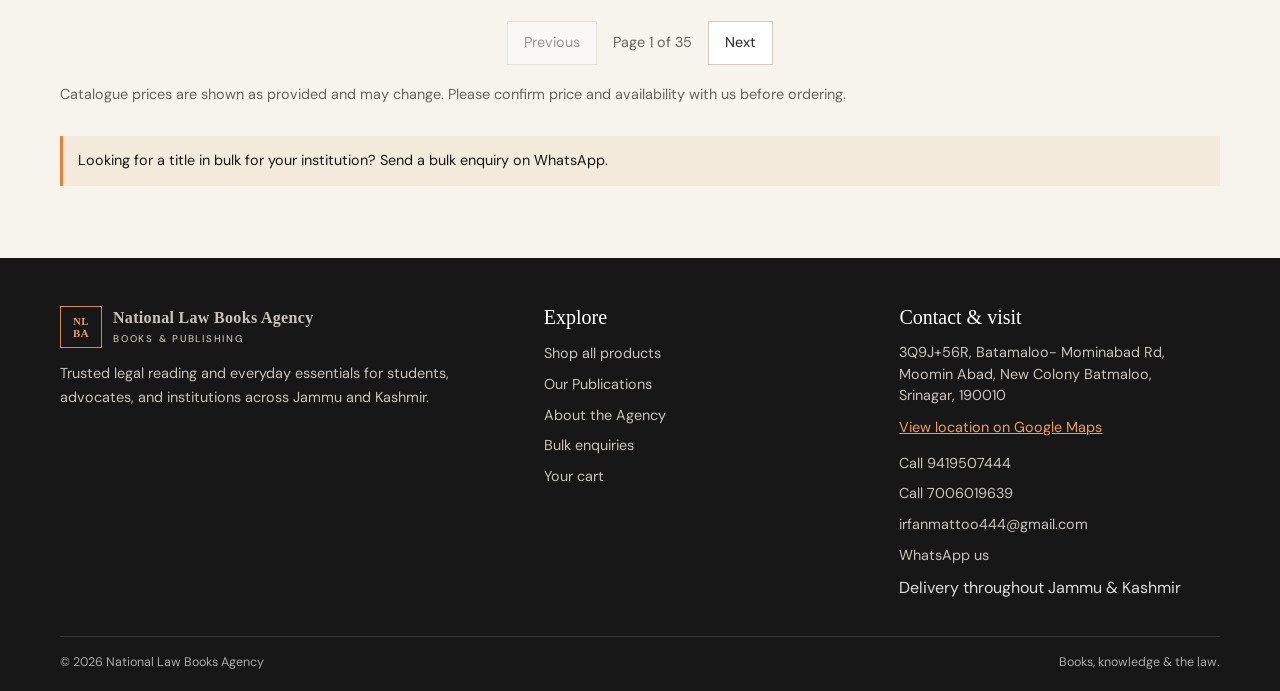
<file: shop.html>
<!doctype html><html lang="en"><head><meta charset="utf-8"><meta name="viewport" content="width=device-width,initial-scale=1"><title>Shop Law Books & More | National Law Books Agency</title><meta name="description" content="Shop law books, legal publications, clothing, stickers and stationery from National Law Books Agency. Delivery throughout Jammu and Kashmir."><meta property="og:type" content="website"><meta property="og:title" content="Shop Law Books & More | National Law Books Agency"><meta property="og:description" content="Browse our curated collection of law books and legal essentials."><meta property="og:url" content="https://nationallawbooksagency.shop/shop.html"><meta property="og:image" content="https://nationallawbooksagency.shop/images/library-placeholder.svg"><link rel="icon" href="images/mark.svg" type="image/svg+xml"><link rel="preconnect" href="https://fonts.googleapis.com"><link rel="preconnect" href="https://fonts.gstatic.com" crossorigin><link href="https://fonts.googleapis.com/css2?family=DM+Sans:wght@400;500;600;700&display=swap" rel="stylesheet"><link rel="stylesheet" href="css/style.css?v=20261029-autocomplete2"><script defer src="js/products.js?v=20261029-catalog"></script><script defer src="js/main.js?v=20261029-search2"></script><script async src="https://pagead2.googlesyndication.com/pagead/js/adsbygoogle.js?client=ca-pub-3328785800716125" crossorigin="anonymous"></script></head><body><a class="skip-link" href="#main">Skip to content</a><header class="site-header"></header><main id="main"><section class="page-hero"><div class="container page-heading"><div class="breadcrumbs"><a href="index.html">Home</a> / Shop</div><span class="eyebrow">The collection</span><h1>Books and essentials for legal life.</h1><p>Explore legal references, our own publications, and useful pieces for study and work.</p></div></section><section class="section"><div class="container"><div class="shop-tools"><div class="filter-buttons" aria-label="Filter products"><button class="filter-button active" data-filter="All">All</button><button class="filter-button" data-filter="Books">Books</button><button class="filter-button" data-filter="Clothing">Clothing</button><button class="filter-button" data-filter="Stickers">Stickers</button><button class="filter-button" data-filter="Stationery">Stationery</button></div><span class="shop-count" aria-live="polite">Search above or choose a category</span></div><div class="product-grid" data-products="all"></div><nav class="shop-pagination" aria-label="Product pages"></nav><p class="catalogue-note">Catalogue prices are shown as provided and may change. Please confirm price and availability with us before ordering.</p><div class="notice" style="margin-top:30px">Looking for a title in bulk for your institution? <a data-bulk-enquiry href="#">Send a bulk enquiry on WhatsApp.</a></div></div></section></main><footer class="site-footer"></footer></body></html>
</file>
<file: css/style.css>
/* National Law Books Agency — warm, editorial law-library palette */
:root{--ink:#171717;--charcoal:#262626;--mid:#68645e;--paper:#f7f4ee;--white:#fff;--line:#e5ded2;--orange:#e98232;--orange-dark:#c65b1d;--serif:Georgia,'Times New Roman',serif;--sans:'DM Sans',Arial,sans-serif;--shadow:0 14px 38px rgba(32,26,20,.09);--radius:4px}
*{box-sizing:border-box}html{scroll-behavior:smooth}body{margin:0;background:var(--paper);color:var(--ink);font:16px/1.65 var(--sans)}img{max-width:100%;display:block}a{color:inherit;text-decoration:none}button,input,select,textarea{font:inherit}button,a,.button{touch-action:manipulation}.container{width:min(1160px,calc(100% - 36px));margin-inline:auto}.skip-link{position:absolute;left:-999px;top:0}.skip-link:focus{left:10px;z-index:99;background:#fff;padding:10px}.site-header{position:sticky;top:0;z-index:30;background:rgba(24,24,24,.97);color:#fff;box-shadow:0 3px 18px #0002}.topline{background:#111;color:#d9d4cd;font-size:.75rem;letter-spacing:.08em;text-align:center;padding:5px 12px}.nav-wrap{display:flex;align-items:center;gap:22px;min-height:76px}.brand{display:flex;align-items:center;gap:11px;min-width:max-content}.brand-mark{width:42px;height:42px;border:1px solid #d18a50;color:#e89a5b;display:flex;flex-direction:column;align-items:center;justify-content:center;gap:1px;font:700 .68rem/1 var(--serif);letter-spacing:.03em}.brand-name{font:700 1rem/1.15 var(--serif);letter-spacing:.02em}.brand-name small{display:block;font:500 .61rem var(--sans);letter-spacing:.18em;text-transform:uppercase;color:#c5beb5;margin-top:4px}.nav-links{display:flex;align-items:center;gap:22px;margin-left:auto}.nav-links a{font-size:.88rem;color:#e8e4de;transition:color .2s}.nav-links a:hover,.nav-links a[aria-current=page]{color:#f0a05e}.nav-actions{display:flex;gap:12px;align-items:center}.cart-link{border:1px solid #655f59;padding:8px 12px;font-size:.85rem;white-space:nowrap}.cart-count{color:#f6a362;font-weight:700}.menu-toggle{display:none;width:44px;height:44px;background:transparent;border:1px solid #777;color:#fff;font-size:1.4rem}.search-row{background:#242424;padding:10px 0;border-top:1px solid #ffffff12}.search-form{display:flex;max-width:540px;margin:auto;background:#fff;border-radius:3px;overflow:hidden}.search-form input{min-width:0;flex:1;border:0;padding:9px 13px;outline:none}.search-form button{border:0;background:linear-gradient(135deg,#f4a45d,#da6e27);padding:0 18px;font-weight:700;color:#21170f;min-height:44px}.button{min-height:46px;padding:11px 20px;display:inline-flex;justify-content:center;align-items:center;gap:8px;border:0;border-radius:3px;background:linear-gradient(135deg,#f4a45d,#d96825);color:#1c1712;font-weight:700;cursor:pointer;transition:transform .2s,box-shadow .2s,filter .2s}.button:hover{transform:translateY(-2px);box-shadow:0 8px 18px #b45e2c33;filter:saturate(1.08)}.button.secondary{background:transparent;border:1px solid #c9bfb2;color:inherit}.button.dark{background:linear-gradient(135deg,#383838,#171717);color:#fff}.hero{background:linear-gradient(110deg,rgba(15,15,15,.96),rgba(47,45,42,.83)),url('../images/library-placeholder.svg') center/cover;color:#fff;min-height:510px;display:flex;align-items:center}.hero-content{max-width:720px;padding:72px 0}.eyebrow{text-transform:uppercase;letter-spacing:.2em;font-size:.72rem;font-weight:700;color:#e89a5b}.hero h1{font:500 clamp(2.6rem,7vw,5.2rem)/1.04 var(--serif);margin:16px 0 20px;max-width:690px}.hero p{max-width:560px;color:#e1ddd8;font-size:1.05rem}.hero-cta{display:flex;flex-wrap:wrap;gap:12px;margin-top:28px}.hero .secondary{color:#fff;border-color:#ffffff70}.trust-strip{background:#201f1e;color:#eee;display:grid;grid-template-columns:repeat(3,1fr);text-align:center}.trust-strip div{padding:17px 8px;border-right:1px solid #ffffff16;font-size:.82rem;letter-spacing:.04em}.trust-strip strong{display:block;color:#f0a05e;font:500 1.1rem var(--serif)}.section{padding:72px 0}.section.soft{background:#eee9e0}.section.dark{background:linear-gradient(125deg,#242424,#111);color:#fff}.section-head{display:flex;align-items:end;justify-content:space-between;gap:20px;margin-bottom:28px}.section-head h2,.page-heading h1{font:500 clamp(2rem,4vw,3rem)/1.12 var(--serif);margin:5px 0}.section-head p{margin:0;color:var(--mid)}.section.dark .section-head p{color:#c9c4bc}.product-grid{display:grid;grid-template-columns:repeat(4,minmax(0,1fr));gap:20px}.product-card{background:#fff;border:1px solid var(--line);transition:transform .22s,box-shadow .22s;position:relative}.product-card:hover{transform:translateY(-4px);box-shadow:var(--shadow)}.product-card>a{display:block}.product-image{aspect-ratio:4/3;object-fit:cover;width:100%;background:#e8e1d6}.product-info{padding:15px}.product-category{color:#a35a2b;text-transform:uppercase;letter-spacing:.12em;font-size:.66rem;font-weight:700}.product-title{font:500 1.08rem/1.28 var(--serif);margin:6px 0 7px;min-height:2.7em}.product-meta{color:#706b64;font-size:.82rem;min-height:2.5em}.price-row{display:flex;align-items:center;justify-content:space-between;gap:8px;margin-top:12px}.price{font-weight:700;font-size:1.03rem}.add-button{border:0;background:#262626;color:#fff;min-height:44px;padding:8px 12px;cursor:pointer}.add-button:hover{background:#db742c}.publication-band{display:grid;grid-template-columns:1fr 1fr;gap:40px;align-items:center}.publication-band img{width:100%;max-height:350px;object-fit:cover}.publication-band h2{font:500 clamp(2rem,4vw,3.2rem)/1.1 var(--serif)}.benefit-grid{display:grid;grid-template-columns:repeat(3,1fr);gap:26px}.benefit{border-top:1px solid #69645e;padding-top:19px}.benefit .number{color:#f09a56;font:500 1.7rem var(--serif)}.benefit h3{font:500 1.3rem var(--serif);margin:8px 0}.benefit p{color:#c9c4bc;margin:0}.page-hero{background:linear-gradient(110deg,#181818,#41403e);color:white;padding:58px 0}.page-heading{max-width:760px}.page-heading p{color:#d4d0ca;margin:12px 0 0}.breadcrumbs{font-size:.78rem;color:#a9a39b;margin-bottom:12px}.breadcrumbs a{color:#ef9d5d}.shop-tools{display:flex;align-items:center;justify-content:space-between;gap:12px;margin-bottom:24px}.filter-buttons{display:flex;flex-wrap:wrap;gap:8px}.filter-button{min-height:44px;padding:8px 15px;border:1px solid #d5cbbc;background:transparent;cursor:pointer}.filter-button.active,.filter-button:hover{background:#282725;color:white;border-color:#282725}.shop-count{color:var(--mid);font-size:.88rem}.product-detail{display:grid;grid-template-columns:1fr 1fr;gap:48px;align-items:start}.product-detail-image{width:100%;background:#e9e3d9}.detail-copy h1{font:500 clamp(2.1rem,4vw,3.3rem)/1.1 var(--serif);margin:8px 0}.detail-price{font-size:1.45rem;font-weight:700;margin:18px 0}.detail-copy ul{padding-left:20px}.qty-control{display:flex;align-items:center;gap:10px;margin:20px 0}.qty-control input{width:72px;height:46px;padding:8px;border:1px solid var(--line)}.cart-table{width:100%;border-collapse:collapse}.cart-table th,.cart-table td{border-bottom:1px solid var(--line);padding:14px 10px;text-align:left}.cart-product{display:flex;align-items:center;gap:13px;min-width:220px}.cart-product img{width:72px;height:64px;object-fit:cover}.cart-qty{width:72px;padding:9px;border:1px solid var(--line)}.remove-button{border:0;background:none;color:#a34429;text-decoration:underline;cursor:pointer;min-height:44px}.cart-summary{max-width:400px;margin:26px 0 0 auto;background:#fff;padding:22px;border:1px solid var(--line)}.summary-line{display:flex;justify-content:space-between;padding:7px 0}.summary-line.total{border-top:1px solid var(--line);margin-top:8px;padding-top:15px;font-size:1.2rem;font-weight:700}.cart-empty{padding:40px;background:#fff;text-align:center}.form-layout{display:grid;grid-template-columns:1.15fr .85fr;gap:34px}.form-card,.info-card{background:#fff;border:1px solid var(--line);padding:25px}.form-grid{display:grid;grid-template-columns:1fr 1fr;gap:15px}.field{display:flex;flex-direction:column;gap:6px}.field.full{grid-column:1/-1}.field label{font-weight:700;font-size:.87rem}.field input,.field textarea,.field select{min-height:46px;border:1px solid #d8d0c5;padding:10px 12px;background:#fff}.field textarea{min-height:120px;resize:vertical}.field input:focus,.field textarea:focus{outline:2px solid #e9904e}.contact-options{display:grid;gap:11px}.contact-option{border:1px solid var(--line);padding:15px}.contact-option strong{display:block;font:500 1.15rem var(--serif)}.contact-option span{color:var(--mid);font-size:.9rem}.payment-box{border:1px solid #dbcbb7;background:#fbf7f0;padding:18px;margin-top:18px}.payment-box h3{font:500 1.35rem var(--serif);margin:0 0 8px}.upi-id{font-weight:700;color:#9d4d20;word-break:break-word}.qr-placeholder{border:1px dashed #b8aa98;min-height:150px;display:grid;place-items:center;text-align:center;color:#777;margin-top:12px;padding:12px}.notice{padding:13px 15px;background:#f4eadb;border-left:3px solid var(--orange);font-size:.9rem}.site-footer{background:#171717;color:#ddd;padding:48px 0 18px}.footer-grid{display:grid;grid-template-columns:1.4fr 1fr 1fr;gap:35px}.site-footer h3{font:500 1.25rem var(--serif);color:#fff;margin:0 0 13px}.site-footer p,.site-footer a{color:#c8c3bc;font-size:.9rem}.footer-links{display:grid;gap:7px}.footer-contact{display:flex;flex-wrap:wrap;gap:8px}.footer-bottom{border-top:1px solid #ffffff20;margin-top:35px;padding-top:15px;color:#aaa;font-size:.78rem;display:flex;justify-content:space-between;gap:12px}.whatsapp-float{position:fixed;right:18px;bottom:18px;z-index:40;width:58px;height:58px;border-radius:50%;background:#20bf65;color:#fff;display:grid;place-items:center;box-shadow:0 8px 24px #0004;font-size:1.6rem;border:2px solid #fff}.whatsapp-float:hover{transform:translateY(-3px)}.toast{position:fixed;left:50%;bottom:26px;transform:translate(-50%,20px);opacity:0;background:#222;color:#fff;padding:12px 18px;z-index:50;transition:.25s;pointer-events:none}.toast.show{opacity:1;transform:translate(-50%,0)}.no-results{grid-column:1/-1;background:#fff;padding:30px;text-align:center;color:var(--mid)}
@media(max-width:900px){.nav-wrap{gap:12px}.nav-links{gap:12px}.nav-links a{font-size:.82rem}.product-grid{grid-template-columns:repeat(3,minmax(0,1fr))}.product-detail{gap:25px}}
@media(max-width:700px){.container{width:min(100% - 28px,560px)}.topline{font-size:.65rem}.nav-wrap{min-height:66px;justify-content:space-between}.brand-mark{width:38px;height:38px}.brand-name{font-size:.91rem}.menu-toggle{display:block;order:3}.nav-actions{margin-left:auto}.nav-links{display:none;position:absolute;top:100%;left:0;right:0;background:#1d1d1d;padding:8px 18px 18px;box-shadow:0 12px 18px #0003;flex-direction:column;align-items:stretch;gap:0}.nav-links.open{display:flex}.nav-links a{padding:12px 6px;border-top:1px solid #ffffff16;font-size:.95rem}.cart-link{padding:7px 9px}.search-row{padding:8px 0}.hero{min-height:490px}.hero-content{padding:55px 0}.hero h1{font-size:clamp(2.65rem,12vw,4.1rem)}.hero p{font-size:.98rem}.trust-strip{grid-template-columns:1fr}.trust-strip div{padding:11px;border-right:0;border-bottom:1px solid #ffffff16}.section{padding:52px 0}.section-head{align-items:start;flex-direction:column;margin-bottom:20px}.product-grid{grid-template-columns:repeat(2,minmax(0,1fr));gap:12px}.product-info{padding:11px}.product-title{font-size:.97rem;min-height:2.5em}.product-meta{font-size:.75rem}.price-row{align-items:flex-start;flex-direction:column}.add-button{width:100%}.publication-band,.form-layout{grid-template-columns:1fr;gap:24px}.publication-band img{max-height:230px}.benefit-grid{grid-template-columns:1fr;gap:20px}.page-hero{padding:42px 0}.shop-tools{align-items:flex-start;flex-direction:column}.filter-buttons{gap:6px}.filter-button{padding:7px 11px;font-size:.85rem}.product-detail{grid-template-columns:1fr;gap:22px}.detail-copy h1{font-size:2.15rem}.cart-scroll{overflow-x:auto}.cart-table{min-width:640px}.form-card,.info-card{padding:18px}.form-grid{grid-template-columns:1fr}.field.full{grid-column:auto}.footer-grid{grid-template-columns:1fr;gap:24px}.footer-bottom{flex-direction:column}.whatsapp-float{width:54px;height:54px;right:13px;bottom:13px}}
@media(max-width:380px){.brand-name{font-size:.77rem}.brand-name small{font-size:.55rem}.nav-wrap{gap:8px}.product-grid{gap:9px}.product-info{padding:9px}.product-title{font-size:.91rem}.button{padding-inline:14px}}



.footer-address{display:block;font-style:normal;color:#c8c3bc;font-size:.9rem;line-height:1.5;margin:0 0 7px;max-width:300px}.footer-directions{display:inline-block;color:#ef9d5d!important;font-size:.85rem;text-decoration:underline;margin-bottom:12px}
.shop-pagination{display:flex;justify-content:center;align-items:center;gap:16px;margin:28px 0 12px;color:var(--mid);font-size:.9rem}.page-button{min-height:44px;padding:8px 16px;border:1px solid #d5cbbc;background:#fff;color:#262626;cursor:pointer}.page-button:hover:not(:disabled){background:#282725;color:#fff}.page-button:disabled{opacity:.45;cursor:not-allowed}.catalogue-note{margin-top:18px;color:var(--mid);font-size:.9rem}
.search-form{position:relative;overflow:visible}.search-form input{border-radius:3px 0 0 3px}.search-form button{border-radius:0 3px 3px 0}.search-suggestions{position:absolute;top:calc(100% + 5px);left:0;right:0;z-index:35;max-height:min(65vh,360px);overflow-y:auto;background:#fff;color:#252321;border:1px solid #d7cdbf;border-radius:3px;box-shadow:0 12px 28px #0004}.search-suggestion{display:grid;grid-template-columns:minmax(0,1fr) auto;gap:2px 14px;align-items:center;padding:10px 14px;border-bottom:1px solid #eee8df;min-height:58px}.search-suggestion:hover,.search-suggestion:focus,.search-suggestion.is-active,.search-suggestion-more:hover,.search-suggestion-more:focus,.search-suggestion-more.is-active{background:#f5efe7;outline:none}.search-suggestion strong{font:500 1rem/1.25 var(--serif);overflow:hidden;text-overflow:ellipsis;white-space:nowrap}.search-suggestion span{grid-column:1;color:#746c61;font-size:.78rem;overflow:hidden;text-overflow:ellipsis;white-space:nowrap}.search-suggestion b{grid-column:2;grid-row:1/3;color:#292725;font-size:.9rem;white-space:nowrap}.search-suggestion-more{display:block;padding:12px 14px;color:#984d24;font-weight:700;min-height:46px}.search-suggestion-empty{padding:12px 14px;color:#746c61;font-size:.88rem}
</file>
